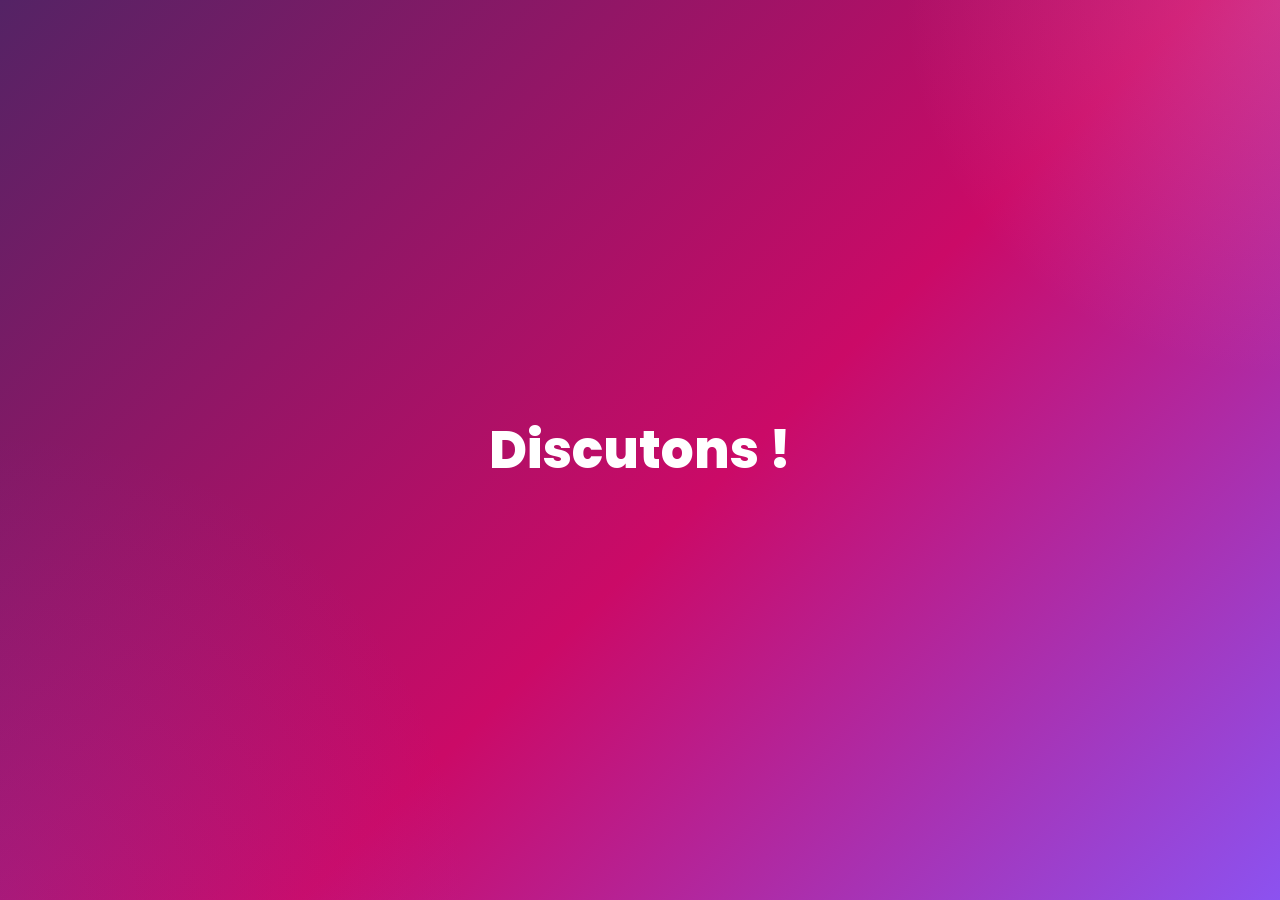
<file: pages/home.html>
<!DOCTYPE html>
<html lang="fr">
<head>
  <meta charset="UTF-8">
  <!--resp tel/tab-->
  <meta name="viewport" content="width=device-width,initial-scale=1.0">
  <title>MATHutrice — Accueil</title>

  <!--font princ-->
  <link href="https://fonts.googleapis.com/css2?family=Poppins:wght@300;400;500;600;700;800&display=swap" rel="stylesheet">

  <style>
    /*vars de base*/
    :root{
      --purple-dark:#542365;
      --purple-light:#8c52f0;
      --pink-hot:#cb0a67;
      --pink-soft:#f8abe0;
      --white:#ffffff;
      --text-dark:#1a0a20;
    }

    /*reset nav*/
    *{
      box-sizing:border-box;
      margin:0;
      padding:0;
    }

    body{
      min-height:100vh;
      font-family:'Poppins',sans-serif;
      color:var(--text-dark);

      /*bg home ds le mood de module*/
      background:
        radial-gradient(circle at top right,rgba(248,171,224,0.22),transparent 24%),
        radial-gradient(circle at left bottom,rgba(140,82,240,0.14),transparent 30%),
        linear-gradient(135deg,var(--purple-dark) 0%,var(--pink-hot) 55%,var(--purple-light) 100%);
    }

    /*centre la page*/
    .page{
      min-height:100vh;
      display:flex;
      align-items:center;
      justify-content:center;
      padding:40px 20px;
    }

    /*bloc principal*/
    .home-shell{
      width:100%;
      max-width:980px;
    }

    /*zone top*/
    .hero{
      text-align:center;
    }

    .title{
      color:white;
      font-size:52px;
      font-weight:800;
      line-height:1.05;
    }

    /*resp mobile*/
    @media (max-width:680px){
      .title{
        font-size:38px;
      }
    }
  </style>
</head>
<body>
  <div class="page">
    <div class="home-shell">

      <!--zone accueil-->
      <section class="hero">
        <h1 class="title">Discutons !</h1>
      </section>

    </div>
  </div>
</body>
</html>
</file>
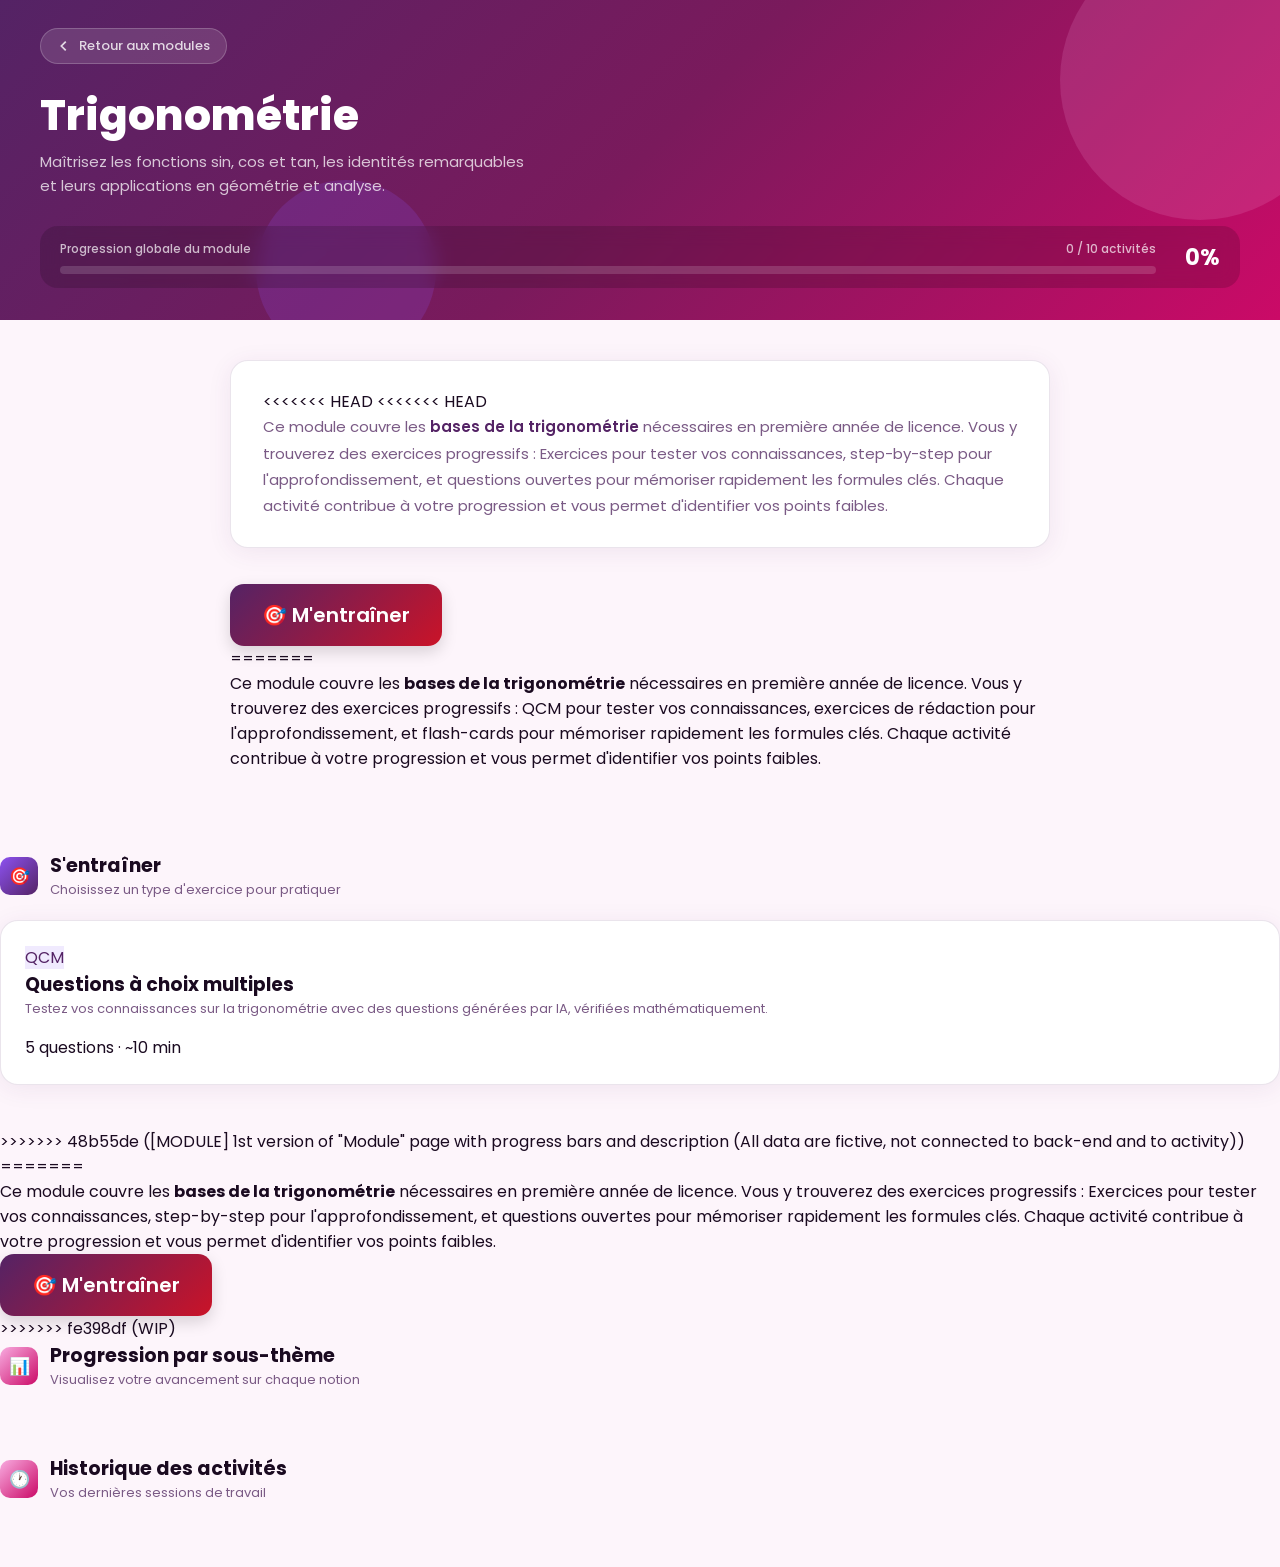
<file: pages/module.html>
<!DOCTYPE html>
<html lang="fr">
<head>
<meta charset="UTF-8">
<meta name="viewport" content="width=device-width, initial-scale=1.0">
<title>MATHutrice — Module</title>
<link href="https://fonts.googleapis.com/css2?family=Poppins:wght@300;400;500;600;700;800&display=swap" rel="stylesheet">
<style>
  :root {
    --purple-dark: #542365;
    --purple-light: #8c52f0;
    --pink-soft: #f8abe0;
    --red-main: #ca1328;
    --red-coral: #ff5757;
    --pink-hot: #cb0a67;
    --bg: #fdf5fb;
    --white: #ffffff;
    --text-dark: #1a0a20;
    --text-muted: #7a5a85;
    --text-light: #b89ec5;
    --border: rgba(84,35,101,0.12);
    --shadow: 0 4px 24px rgba(84,35,101,0.08);
    --shadow-hover: 0 8px 40px rgba(140,82,240,0.18);
    --radius: 18px;
    --radius-sm: 10px;
  }

  * { box-sizing: border-box; margin: 0; padding: 0; }

  body {
    font-family: 'Poppins', sans-serif;
    background: var(--bg);
    color: var(--text-dark);
    min-height: 100vh;
  }

  /* ── HEADER ── */
  .header {
    background: linear-gradient(135deg, var(--purple-dark) 0%, #7a1a5c 50%, var(--pink-hot) 100%);
    padding: 0;
    position: relative;
    overflow: hidden;
  }
  .header::before {
    content: '';
    position: absolute;
    top: -60px; right: -60px;
    width: 280px; height: 280px;
    background: rgba(248,171,224,0.15);
    border-radius: 50%;
  }
  .header::after {
    content: '';
    position: absolute;
    bottom: -40px; left: 20%;
    width: 180px; height: 180px;
    background: rgba(140,82,240,0.2);
    border-radius: 50%;
  }
  .header-inner {
    position: relative; z-index: 1;
    padding: 28px 40px 32px;
  }
  .back-btn {
    display: inline-flex; align-items: center; gap: 8px;
    color: rgba(255,255,255,0.8);
    font-size: 13px; font-weight: 500;
    text-decoration: none;
    background: rgba(255,255,255,0.12);
    border: 1px solid rgba(255,255,255,0.2);
    padding: 7px 16px;
    border-radius: 30px;
    cursor: pointer;
    transition: all 0.2s;
    margin-bottom: 28px;
    display: inline-flex;
  }
  .back-btn:hover { background: rgba(255,255,255,0.2); color: white; }
  .back-btn svg { width: 14px; height: 14px; }

  
  .module-title {
    font-size: 42px; font-weight: 800;
    color: white;
    line-height: 1.15;
    margin-bottom: 10px;
  }
  .module-subtitle {
    font-size: 15px; font-weight: 400;
    color: rgba(255,255,255,0.75);
    max-width: 500px;
    line-height: 1.6;
    margin-bottom: 28px;
  }

  /* Progress bar header */
  .progress-header {
    display: flex; align-items: center; gap: 12px;
    background: rgba(0,0,0,0.15);
    border-radius: var(--radius);
    padding: 14px 20px;
    backdrop-filter: blur(10px);
  }
  .progress-info { flex: 1; }
  .progress-label {
    font-size: 12px; color: rgba(255,255,255,0.7); font-weight: 500;
    margin-bottom: 8px;
    display: flex; justify-content: space-between;
  }
  .progress-bar-wrap {
    background: rgba(255,255,255,0.15);
    border-radius: 30px;
    height: 8px; overflow: hidden;
  }
  .progress-bar-fill {
    background: linear-gradient(90deg, var(--pink-soft), var(--purple-light));
    height: 100%;
    border-radius: 30px;
    transition: width 0.8s cubic-bezier(.4,0,.2,1);
    width: 0%;
  }
  .progress-pct {
    font-size: 22px; font-weight: 700; color: white;
    min-width: 52px; text-align: right;
  }

  /* ── MAIN ── */
  .main { padding: 40px 40px 80px; max-width: 900px; margin: 0 auto; }

  /* ── DESCRIPTION ── */
  .desc-card {
    background: var(--white);
    border: 1px solid var(--border);
    border-radius: var(--radius);
    padding: 28px 32px;
    margin-bottom: 36px;
    box-shadow: var(--shadow);
  }
  .desc-card p { font-size: 15px; color: var(--text-muted); line-height: 1.75; }
  .desc-card p strong { color: var(--purple-dark); font-weight: 600; }

  /* ── SECTION TITLE ── */
  .section-header {
    display: flex; align-items: center; gap: 12px;
    margin-bottom: 20px;
  }
  .section-icon {
    width: 38px; height: 38px;
    border-radius: 10px;
    display: flex; align-items: center; justify-content: center;
    font-size: 17px;
    flex-shrink: 0;
  }
  .section-icon.history { background: linear-gradient(135deg, #f8abe0, #cb0a67); }
  .section-icon.train { background: linear-gradient(135deg, #8c52f0, #542365); }
  .section-title-text h2 { font-size: 19px; font-weight: 700; color: var(--text-dark); }
  .section-title-text p { font-size: 13px; color: var(--text-muted); font-weight: 400; }

  /* ── HISTORIQUE ── */
  .history-grid {
    display: grid;
    grid-template-columns: repeat(auto-fill, minmax(220px, 1fr));
    gap: 14px;
    margin-bottom: 44px;
  }
  .history-card {
    background: var(--white);
    border: 1px solid var(--border);
    border-radius: var(--radius-sm);
    padding: 16px 18px;
    box-shadow: var(--shadow);
    display: flex; flex-direction: column; gap: 8px;
    transition: all 0.2s;
  }
  .history-card:hover { transform: translateY(-2px); box-shadow: var(--shadow-hover); }
  .hist-top { display: flex; justify-content: space-between; align-items: flex-start; }
  .hist-name { font-size: 13px; font-weight: 600; color: var(--text-dark); }
  .hist-score {
    font-size: 12px; font-weight: 700;
    padding: 3px 10px;
    border-radius: 30px;
  }
  .hist-score.good { background: #edf7ed; color: #2a7a2a; }
  .hist-score.medium { background: #fff8e6; color: #a06800; }
  .hist-score.bad { background: #fdecea; color: #b01c1c; }
  .hist-meta { font-size: 11px; color: var(--text-light); }
  .hist-mini-bar {
    background: #f0e8f7; border-radius: 4px; height: 5px; overflow: hidden;
  }
  .hist-mini-fill {
    height: 100%; border-radius: 4px;
    background: linear-gradient(90deg, var(--pink-hot), var(--purple-light));
  }

  /* ── S'ENTRAINER ── */
  .train-grid {
    display: grid;
    grid-template-columns: repeat(auto-fill);
    gap: 16px;
    margin-bottom: 44px;
  }
  .train-card {
    background: var(--white);
    border: 1px solid var(--border);
    border-radius: var(--radius);
    padding: 24px;
    box-shadow: var(--shadow);
    cursor: pointer;
    transition: all 0.25s;
    position: relative;
    overflow: hidden;
  }
  .train-card::before {
    content: '';
    position: absolute; top: 0; left: 0;
    width: 4px; height: 100%;
    border-radius: 0;
  }
<<<<<<< HEAD
<<<<<<< HEAD
=======
>>>>>>> fe398df (WIP)
  .train-container {
    display: flex;
    justify-content: center;
    margin: 40px 0;
  }

  .train-btn {
    background: linear-gradient(135deg, #542365, #ca1328);
    color: white;
    font-size: 20px;
    font-weight: 600;
    font-family: Poppins, sans-serif;
    padding: 16px 32px;
    border: none;
    border-radius: 14px;
    cursor: pointer;
    transition: all 0.3s ease;
    box-shadow: 0 6px 16px rgba(0,0,0,0.15);
  }

  .train-btn:hover {
    transform: translateY(-3px);
    box-shadow: 0 10px 22px rgba(0,0,0,0.2);
  }

  .train-btn:active {
    transform: scale(0.96);
  }
<<<<<<< HEAD
=======
  .train-card.qcm::before { background: linear-gradient(180deg, var(--purple-light), var(--purple-dark)); }
  .train-card.redaction::before { background: linear-gradient(180deg, var(--pink-hot), var(--red-main)); }
  .train-card.flash::before { background: linear-gradient(180deg, var(--red-coral), var(--pink-hot)); }
  .train-card:hover { transform: translateY(-3px); box-shadow: var(--shadow-hover); border-color: rgba(140,82,240,0.25); }
  .train-card:active { transform: translateY(-1px); }
>>>>>>> 48b55de ([MODULE] 1st version of "Module" page with progress bars and description (All data are fictive, not connected to back-end and to activity))
=======
>>>>>>> fe398df (WIP)
  .train-type-badge {
    font-size: 10px; font-weight: 700; letter-spacing: 0.8px; text-transform: uppercase;
    padding: 4px 10px; border-radius: 20px;
    margin-bottom: 12px; display: inline-block;
  }
  .badge-qcm { background: #f0eafe; color: var(--purple-dark); }
  .badge-redaction { background: #fde8f3; color: var(--pink-hot); }
  .badge-flash { background: #ffe8e8; color: var(--red-main); }
<<<<<<< HEAD
<<<<<<< HEAD
=======
  .train-card h3 { font-size: 16px; font-weight: 700; margin-bottom: 6px; color: var(--text-dark); }
  .train-card p { font-size: 13px; color: var(--text-muted); line-height: 1.55; margin-bottom: 16px; }
>>>>>>> 48b55de ([MODULE] 1st version of "Module" page with progress bars and description (All data are fictive, not connected to back-end and to activity))
=======
>>>>>>> fe398df (WIP)
  .train-meta { display: flex; align-items: center; gap: 6px; font-size: 12px; color: var(--text-light); }
  .train-dot { width: 6px; height: 6px; border-radius: 50%; background: var(--text-light); }

  /* ── QCM MODAL ── */
  .qcm-overlay {
    display: none;
    position: fixed; inset: 0;
    background: rgba(20,4,30,0.65);
    backdrop-filter: blur(6px);
    z-index: 1000;
    align-items: center;
    justify-content: center;
    padding: 20px;
  }
  .qcm-overlay.open { display: flex; }
  .qcm-modal {
    background: var(--white);
    border-radius: 24px;
    width: 100%; max-width: 640px;
    max-height: 90vh;
    overflow-y: auto;
    box-shadow: 0 24px 80px rgba(84,35,101,0.3);
    animation: slideUp 0.3s cubic-bezier(.4,0,.2,1);
  }
  @keyframes slideUp {
    from { opacity: 0; transform: translateY(30px) scale(0.97); }
    to { opacity: 1; transform: translateY(0) scale(1); }
  }
  .qcm-modal-header {
    background: linear-gradient(135deg, var(--purple-dark), var(--pink-hot));
    padding: 24px 28px 20px;
    border-radius: 24px 24px 0 0;
    display: flex; justify-content: space-between; align-items: flex-start;
  }
  .qcm-modal-header h2 { font-size: 18px; font-weight: 700; color: white; }
  .qcm-modal-header p { font-size: 13px; color: rgba(255,255,255,0.75); margin-top: 4px; }
  .qcm-close {
    background: rgba(255,255,255,0.2);
    border: none; border-radius: 50%;
    width: 34px; height: 34px;
    cursor: pointer;
    display: flex; align-items: center; justify-content: center;
    color: white; font-size: 18px;
    transition: background 0.2s;
    flex-shrink: 0;
  }
  .qcm-close:hover { background: rgba(255,255,255,0.35); }
  .qcm-body { padding: 28px; }

  .qcm-loading {
    text-align: center; padding: 40px 20px;
    color: var(--text-muted); font-size: 14px;
  }
  .qcm-spinner {
    width: 36px; height: 36px;
    border: 3px solid var(--border);
    border-top-color: var(--purple-light);
    border-radius: 50%;
    animation: spin 0.8s linear infinite;
    margin: 0 auto 16px;
  }
  @keyframes spin { to { transform: rotate(360deg); } }

  .qcm-question-num {
    font-size: 12px; font-weight: 600; color: var(--text-light);
    text-transform: uppercase; letter-spacing: 0.8px;
    margin-bottom: 8px;
  }
  .qcm-question-text {
    font-size: 17px; font-weight: 600; color: var(--text-dark);
    line-height: 1.55; margin-bottom: 22px;
  }
  .qcm-options { display: flex; flex-direction: column; gap: 10px; margin-bottom: 24px; }
  .qcm-option {
    border: 1.5px solid var(--border);
    border-radius: var(--radius-sm);
    padding: 13px 18px;
    cursor: pointer;
    font-size: 14px; font-weight: 500;
    color: var(--text-dark);
    transition: all 0.18s;
    display: flex; align-items: center; gap: 12px;
    background: var(--white);
  }
  .qcm-option:hover:not(.selected):not(.correct):not(.wrong) {
    border-color: var(--purple-light);
    background: #f9f3ff;
  }
  .qcm-option.selected { border-color: var(--purple-light); background: #f0eafe; color: var(--purple-dark); }
  .qcm-option.correct { border-color: #2a7a2a; background: #edf7ed; color: #1a5a1a; }
  .qcm-option.wrong { border-color: var(--red-main); background: #fdecea; color: #8a1010; }
  .opt-letter {
    width: 26px; height: 26px; border-radius: 6px;
    background: rgba(140,82,240,0.1);
    display: flex; align-items: center; justify-content: center;
    font-size: 11px; font-weight: 700; color: var(--purple-light);
    flex-shrink: 0;
  }
  .qcm-option.correct .opt-letter { background: #d0ead0; color: #2a7a2a; }
  .qcm-option.wrong .opt-letter { background: #f7d0d0; color: #b01c1c; }

  .qcm-feedback {
    border-radius: var(--radius-sm); padding: 12px 16px;
    font-size: 13px; line-height: 1.6;
    margin-bottom: 20px; display: none;
  }
  .qcm-feedback.correct { background: #edf7ed; color: #1a5a1a; border-left: 4px solid #2a7a2a; }
  .qcm-feedback.wrong { background: #fdecea; color: #8a1010; border-left: 4px solid var(--red-main); }
  .qcm-feedback.show { display: block; }

  .qcm-footer {
    display: flex; justify-content: space-between; align-items: center;
    padding-top: 16px; border-top: 1px solid var(--border);
  }
  .qcm-score-mini { font-size: 13px; color: var(--text-muted); }
  .qcm-score-mini strong { color: var(--purple-dark); font-weight: 700; }

  .btn-primary {
    background: linear-gradient(135deg, var(--purple-light), var(--purple-dark));
    color: white; border: none;
    padding: 11px 26px; border-radius: 30px;
    font-family: 'Poppins', sans-serif;
    font-size: 14px; font-weight: 600;
    cursor: pointer;
    transition: all 0.2s;
    box-shadow: 0 4px 16px rgba(140,82,240,0.35);
  }
  .btn-primary:hover { transform: translateY(-1px); box-shadow: 0 6px 24px rgba(140,82,240,0.45); }
  .btn-primary:active { transform: translateY(0); }
  .btn-primary:disabled { opacity: 0.5; cursor: not-allowed; transform: none; }

  /* ── RÉSULTATS ── */
  .results-panel {
    text-align: center; padding: 20px 0;
  }
  .results-circle {
    width: 110px; height: 110px;
    border-radius: 50%;
    background: linear-gradient(135deg, var(--purple-light), var(--pink-hot));
    display: flex; flex-direction: column; align-items: center; justify-content: center;
    margin: 0 auto 20px;
    box-shadow: 0 8px 32px rgba(140,82,240,0.3);
  }
  .results-circle .score-num { font-size: 30px; font-weight: 800; color: white; }
  .results-circle .score-total { font-size: 12px; color: rgba(255,255,255,0.8); }
  .results-panel h3 { font-size: 20px; font-weight: 700; margin-bottom: 8px; }
  .results-panel p { font-size: 14px; color: var(--text-muted); margin-bottom: 24px; }
  .results-btns { display: flex; gap: 12px; justify-content: center; }
  .btn-secondary {
    background: transparent;
    color: var(--purple-dark);
    border: 1.5px solid var(--purple-light);
    padding: 10px 22px; border-radius: 30px;
    font-family: 'Poppins', sans-serif;
    font-size: 14px; font-weight: 600;
    cursor: pointer;
    transition: all 0.2s;
  }
  .btn-secondary:hover { background: #f0eafe; }

  /* ── MINI PROGRESS CARDS ── */
  .module-progress-section { margin-bottom: 44px; }
  .progress-cards { display: grid; grid-template-columns: repeat(auto-fill, minmax(200px, 1fr)); gap: 14px; }
  .prog-card {
    background: var(--white);
    border: 1px solid var(--border);
    border-radius: var(--radius-sm);
    padding: 16px 18px;
    box-shadow: var(--shadow);
  }
  .prog-card-top { display: flex; justify-content: space-between; margin-bottom: 10px; }
  .prog-card-name { font-size: 13px; font-weight: 600; color: var(--text-dark); }
  .prog-card-pct { font-size: 13px; font-weight: 700; color: var(--purple-light); }
  .prog-card-bar { background: #f0e8f7; border-radius: 4px; height: 6px; overflow: hidden; }
  .prog-card-fill {
    height: 100%; border-radius: 4px;
    background: linear-gradient(90deg, var(--pink-hot), var(--purple-light));
    transition: width 1s cubic-bezier(.4,0,.2,1);
  }

  @media (max-width: 600px) {
    .header-inner { padding: 20px; }
    .module-title { font-size: 28px; }
    .main { padding: 24px 20px 60px; }
    .train-grid { grid-template-columns: 1fr; }
  }
</style>
</head>
<body>

<!-- ── HEADER ── -->
<div class="header">
  <div class="header-inner">
    <a class="back-btn" onclick="history.back()">
      <svg viewBox="0 0 16 16" fill="none" stroke="currentColor" stroke-width="2">
        <path d="M10 3L5 8l5 5"/>
      </svg>
      Retour aux modules
    </a>

    <h1 class="module-title" id="moduleTitle">Trigonométrie</h1>
    <p class="module-subtitle">Maîtrisez les fonctions sin, cos et tan, les identités remarquables et leurs applications en géométrie et analyse.</p>

    <div class="progress-header">
      <div class="progress-info">
        <div class="progress-label">
          <span>Progression globale du module</span>
          <span id="progressText">0 / 10 activités</span>
        </div>
        <div class="progress-bar-wrap">
          <div class="progress-bar-fill" id="mainProgressBar"></div>
        </div>
      </div>
      <div class="progress-pct" id="mainProgressPct">0%</div>
    </div>
  </div>
</div>

<!-- ── MAIN ── -->
<div class="main">

  <!-- Description -->
  <div class="desc-card">
<<<<<<< HEAD
<<<<<<< HEAD
    <p>Ce module couvre les <strong>bases de la trigonométrie</strong> nécessaires en première année de licence. Vous y trouverez des exercices progressifs : Exercices pour tester vos connaissances, step-by-step pour l'approfondissement, et questions ouvertes pour mémoriser rapidement les formules clés. Chaque activité contribue à votre progression et vous permet d'identifier vos points faibles.</p>
  </div>
  <!-- S'entraîner -->
<div class="train-container">
  <button class="train-btn" onclick="openQCM()">
    🎯 M'entraîner
  </button>
</div>
=======
    <p>Ce module couvre les <strong>bases de la trigonométrie</strong> nécessaires en première année de licence. Vous y trouverez des exercices progressifs : QCM pour tester vos connaissances, exercices de rédaction pour l'approfondissement, et flash-cards pour mémoriser rapidement les formules clés. Chaque activité contribue à votre progression et vous permet d'identifier vos points faibles.</p>
  </div>
  <!-- S'entraîner -->
  <div class="section-header">
    <div class="section-icon train">🎯</div>
    <div class="section-title-text">
      <h2>S'entraîner</h2>
      <p>Choisissez un type d'exercice pour pratiquer</p>
    </div>
  </div>
  <div class="train-grid">
    <div class="train-card qcm" onclick="openQCM()">
      <span class="train-type-badge badge-qcm">QCM</span>
      <h3>Questions à choix multiples</h3>
      <p>Testez vos connaissances sur la trigonométrie avec des questions générées par IA, vérifiées mathématiquement.</p>
      <div class="train-meta">
        <span class="train-dot" style="background:var(--purple-light)"></span>
        5 questions · ~10 min
      </div>
    </div>
  </div>
>>>>>>> 48b55de ([MODULE] 1st version of "Module" page with progress bars and description (All data are fictive, not connected to back-end and to activity))
=======
    <p>Ce module couvre les <strong>bases de la trigonométrie</strong> nécessaires en première année de licence. Vous y trouverez des exercices progressifs : Exercices pour tester vos connaissances, step-by-step pour l'approfondissement, et questions ouvertes pour mémoriser rapidement les formules clés. Chaque activité contribue à votre progression et vous permet d'identifier vos points faibles.</p>
  </div>
  <!-- S'entraîner -->
<div class="train-container">
  <button class="train-btn" onclick="openQCM()">
    🎯 M'entraîner
  </button>
</div>
>>>>>>> fe398df (WIP)

  <!-- Progression sous-thèmes -->
  <div class="module-progress-section">
    <div class="section-header">
      <div class="section-icon history">📊</div>
      <div class="section-title-text">
        <h2>Progression par sous-thème</h2>
        <p>Visualisez votre avancement sur chaque notion</p>
      </div>
    </div>
    <div class="progress-cards" id="progressCards"></div>
  </div>

  <!-- Historique -->
  <div class="section-header">
    <div class="section-icon history">🕐</div>
    <div class="section-title-text">
      <h2>Historique des activités</h2>
      <p>Vos dernières sessions de travail</p>
    </div>
  </div>
  <div class="history-grid" id="historyGrid"></div>



</div>

<!-- ── QCM MODAL ── -->
<div class="qcm-overlay" id="qcmOverlay">
  <div class="qcm-modal" id="qcmModal">
    <div class="qcm-modal-header">
      <div>
        <h2>QCM — <span id="qcmModuleName">Trigonométrie</span></h2>
        <p id="qcmSubtitle">Génération des questions en cours…</p>
      </div>
      <button class="qcm-close" onclick="closeQCM()">✕</button>
    </div>
    <div class="qcm-body" id="qcmBody">
      <div class="qcm-loading">
        <div class="qcm-spinner"></div>
        <p>Génération des questions par IA…</p>
        <p style="font-size:12px;margin-top:6px;opacity:.6">Vérification mathématique en cours</p>
      </div>
    </div>
  </div>
</div>

<script>
// ── CONFIG ──────────────────────────────────────────────────────────────────
const MODULE = (new URLSearchParams(location.search).get('module')) || 'trigonométrie';
const NIVEAU = (new URLSearchParams(location.search).get('niveau')) || 'intermédiaire';
const NB_QUESTIONS = 5;

// ── DONNÉES SIMULÉES ─────────────────────────────────────────────────────────
const progressData = [
  { name: 'Cercle trigonométrique', pct: 80 },
  { name: 'sin, cos, tan', pct: 65 },
  { name: 'Identités remarquables', pct: 40 },
  { name: 'Angles associés', pct: 25 },
  { name: 'Équations trig.', pct: 10 },
];

const historyData = [
<<<<<<< HEAD
<<<<<<< HEAD
=======
>>>>>>> fe398df (WIP)
  { type: 'Test', date: "Aujourd'hui, 14:32", score: 4, total: 5, notion: 'Cercle trigo.' },
  { type: 'Test', date: 'Hier, 20:15', score: 3, total: 5, notion: 'sin / cos / tan' },
  { type: 'Test', date: 'Hier, 10:04', score: 17, total: 20, notion: 'Formules clés' },
  { type: 'Test', date: '05/04, 18:30', score: 2, total: 5, notion: 'Identités' },
  { type: 'Test', date: '03/04, 09:12', score: 5, total: 5, notion: 'Cercle trigo.' },
<<<<<<< HEAD
=======
  { type: 'QCM', date: "Aujourd'hui, 14:32", score: 4, total: 5, notion: 'Cercle trigo.' },
  { type: 'QCM', date: 'Hier, 20:15', score: 3, total: 5, notion: 'sin / cos / tan' },
  { type: 'Flash', date: 'Hier, 10:04', score: 17, total: 20, notion: 'Formules clés' },
  { type: 'QCM', date: '05/04, 18:30', score: 2, total: 5, notion: 'Identités' },
  { type: 'QCM', date: '03/04, 09:12', score: 5, total: 5, notion: 'Cercle trigo.' },
>>>>>>> 48b55de ([MODULE] 1st version of "Module" page with progress bars and description (All data are fictive, not connected to back-end and to activity))
=======
>>>>>>> fe398df (WIP)
];

// ── INIT ─────────────────────────────────────────────────────────────────────
document.getElementById('moduleTitle').textContent =
  MODULE.charAt(0).toUpperCase() + MODULE.slice(1);
document.getElementById('qcmModuleName').textContent =
  MODULE.charAt(0).toUpperCase() + MODULE.slice(1);

// Progress global
const globalPct = Math.round(progressData.reduce((a,b) => a + b.pct, 0) / progressData.length);
const completedActivities = historyData.length;
setTimeout(() => {
  document.getElementById('mainProgressBar').style.width = globalPct + '%';
  document.getElementById('mainProgressPct').textContent = globalPct + '%';
  document.getElementById('progressText').textContent = completedActivities + ' / 10 activités';
}, 300);

// Progress cards
const pgContainer = document.getElementById('progressCards');
progressData.forEach(item => {
  const card = document.createElement('div');
  card.className = 'prog-card';
  card.innerHTML = `
    <div class="prog-card-top">
      <span class="prog-card-name">${item.name}</span>
      <span class="prog-card-pct">${item.pct}%</span>
    </div>
    <div class="prog-card-bar"><div class="prog-card-fill" style="width:0%" data-pct="${item.pct}"></div></div>
  `;
  pgContainer.appendChild(card);
});
setTimeout(() => {
  pgContainer.querySelectorAll('.prog-card-fill').forEach(el => {
    el.style.width = el.dataset.pct + '%';
  });
}, 400);

// History
const histContainer = document.getElementById('historyGrid');
historyData.forEach(item => {
  const ratio = item.score / item.total;
  const cls = ratio >= 0.8 ? 'good' : ratio >= 0.5 ? 'medium' : 'bad';
  const card = document.createElement('div');
  card.className = 'history-card';
  card.innerHTML = `
    <div class="hist-top">
      <span class="hist-name">${item.type} — ${item.notion}</span>
      <span class="hist-score ${cls}">${item.score}/${item.total}</span>
    </div>
    <div class="hist-meta">${item.date}</div>
    <div class="hist-mini-bar"><div class="hist-mini-fill" style="width:${Math.round(ratio*100)}%"></div></div>
  `;
  histContainer.appendChild(card);
});

// ── QCM STATE ────────────────────────────────────────────────────────────────
let questions = [];
let currentQ = 0;
let score = 0;
let answered = false;

function openQCM() {
  document.getElementById('qcmOverlay').classList.add('open');
  document.body.style.overflow = 'hidden';
  loadQuestions();
}
function closeQCM() {
  document.getElementById('qcmOverlay').classList.remove('open');
  document.body.style.overflow = '';
  questions = []; currentQ = 0; score = 0; answered = false;
  document.getElementById('qcmSubtitle').textContent = 'Génération des questions en cours…';
  document.getElementById('qcmBody').innerHTML = `
    <div class="qcm-loading">
      <div class="qcm-spinner"></div>
      <p>Génération des questions par IA…</p>
    </div>`;
}

async function loadQuestions() {
<<<<<<< HEAD
<<<<<<< HEAD
  document.getElementById('qcmSubtitle').textContent = `9 questions · ${MODULE} · Tous sous-thèmes`;
  const body = document.getElementById('qcmBody');

  const prompt = `Tu es un tuteur de mathématiques pour des étudiants de L1.
Génère ${NB_QUESTIONS} exercice sur la notion "${MODULE}" de niveau "${NIVEAU}".
=======
  document.getElementById('qcmSubtitle').textContent = `5 questions · ${MODULE}`;
  const body = document.getElementById('qcmBody');

  const prompt = `Tu es un tuteur de mathématiques pour des étudiants de L1.
Génère ${NB_QUESTIONS} questions QCM sur la notion "${MODULE}" de niveau "${NIVEAU}".
>>>>>>> 48b55de ([MODULE] 1st version of "Module" page with progress bars and description (All data are fictive, not connected to back-end and to activity))
=======
  document.getElementById('qcmSubtitle').textContent = `9 questions · ${MODULE} · Tous sous-thèmes`;
  const body = document.getElementById('qcmBody');

  const prompt = `Tu es un tuteur de mathématiques pour des étudiants de L1.
Génère ${NB_QUESTIONS} exercice sur la notion "${MODULE}" de niveau "${NIVEAU}".
>>>>>>> fe398df (WIP)

RÈGLES IMPORTANTES :
- Réponds UNIQUEMENT avec un JSON valide, sans markdown, sans backticks.
- Format : tableau JSON de ${NB_QUESTIONS} objets avec les champs : "question" (string), "options" (tableau de 4 strings), "answer" (string identique à l'une des options).
- Questions mathématiquement correctes.
- Les mauvaises réponses doivent être plausibles.

Exemple de format :
[{"question":"...","options":["a","b","c","d"],"answer":"a"}]`;

  try {
    const res = await fetch('https://api.anthropic.com/v1/messages', {
      method: 'POST',
      headers: { 'Content-Type': 'application/json' },
      body: JSON.stringify({
        model: 'claude-sonnet-4-20250514',
        max_tokens: 1000,
        messages: [{ role: 'user', content: prompt }]
      })
    });
    const data = await res.json();
    const raw = data.content.map(b => b.text || '').join('');
    const clean = raw.replace(/```json|```/g, '').trim();
    questions = JSON.parse(clean);
    currentQ = 0; score = 0; answered = false;
    renderQuestion();
  } catch (e) {
    body.innerHTML = `<div style="text-align:center;padding:40px;color:#b01c1c;">
      <p style="font-size:28px;margin-bottom:12px;">⚠</p>
      <p style="font-weight:600;margin-bottom:8px;">Erreur de génération</p>
      <p style="font-size:13px;color:#7a5a85;">Vérifiez votre connexion et réessayez.</p>
      <button class="btn-primary" style="margin-top:20px;" onclick="loadQuestions()">Réessayer</button>
    </div>`;
  }
}

function renderQuestion() {
  if (currentQ >= questions.length) { renderResults(); return; }
  const q = questions[currentQ];
  answered = false;
  const body = document.getElementById('qcmBody');
  const letters = ['A','B','C','D'];
  body.innerHTML = `
    <div class="qcm-question-num">Question ${currentQ+1} sur ${questions.length}</div>
    <div class="qcm-question-text">${q.question}</div>
    <div class="qcm-options" id="optionsWrap">
      ${q.options.map((opt, i) => `
        <button class="qcm-option" onclick="selectOption(this, '${escQ(opt)}')">
          <span class="opt-letter">${letters[i]}</span>
          <span>${opt}</span>
        </button>`).join('')}
    </div>
    <div class="qcm-feedback" id="feedback"></div>
    <div class="qcm-footer">
      <div class="qcm-score-mini">Score : <strong>${score} / ${currentQ}</strong></div>
      <button class="btn-primary" id="nextBtn" disabled onclick="nextQuestion()">
        ${currentQ + 1 < questions.length ? 'Question suivante →' : 'Voir les résultats →'}
      </button>
    </div>
  `;
}

function escQ(s) { return s.replace(/'/g, "\\'"); }

function selectOption(btn, chosen) {
  if (answered) return;
  answered = true;
  const correct = questions[currentQ].answer;
  const opts = document.querySelectorAll('.qcm-option');
  const fb = document.getElementById('feedback');

  opts.forEach(o => {
    const txt = o.querySelector('span:last-child').textContent;
    if (txt === correct) { o.classList.add('correct'); o.querySelector('.opt-letter').textContent = '✓'; }
    else if (txt === chosen && chosen !== correct) { o.classList.add('wrong'); o.querySelector('.opt-letter').textContent = '✗'; }
    o.style.cursor = 'default';
  });

  if (chosen === correct) {
    score++;
    fb.className = 'qcm-feedback correct show';
    fb.textContent = '✓ Bonne réponse !';
  } else {
    fb.className = 'qcm-feedback wrong show';
    fb.textContent = `✗ La bonne réponse était : ${correct}`;
  }
  document.getElementById('nextBtn').disabled = false;
}

function nextQuestion() {
  currentQ++;
  renderQuestion();
}

function renderResults() {
  const pct = Math.round(score / questions.length * 100);
  const msg = pct >= 80 ? 'Excellent travail ! 🎉' : pct >= 60 ? 'Bien joué, continuez ainsi !' : 'À retravailler, ne lâchez pas !';
  const body = document.getElementById('qcmBody');
  body.innerHTML = `
    <div class="results-panel">
      <div class="results-circle">
        <span class="score-num">${score}/${questions.length}</span>
        <span class="score-total">${pct}%</span>
      </div>
      <h3>${msg}</h3>
      <p>Vous avez répondu correctement à <strong style="color:var(--purple-dark)">${score}</strong> question${score > 1 ? 's' : ''} sur ${questions.length}.</p>
      <div class="results-btns">
        <button class="btn-secondary" onclick="closeQCM()">Fermer</button>
        <button class="btn-primary" onclick="loadQuestions()">Recommencer</button>
      </div>
    </div>
  `;
  updateGlobalProgress(pct);
}

function updateGlobalProgress(lastScore) {
  const newPct = Math.min(100, globalPct + Math.round(lastScore * 0.1));
  document.getElementById('mainProgressBar').style.width = newPct + '%';
  document.getElementById('mainProgressPct').textContent = newPct + '%';
}

// Close overlay on outside click
document.getElementById('qcmOverlay').addEventListener('click', function(e) {
  if (e.target === this) closeQCM();
});
</script>
</body>
</html>
</file>
